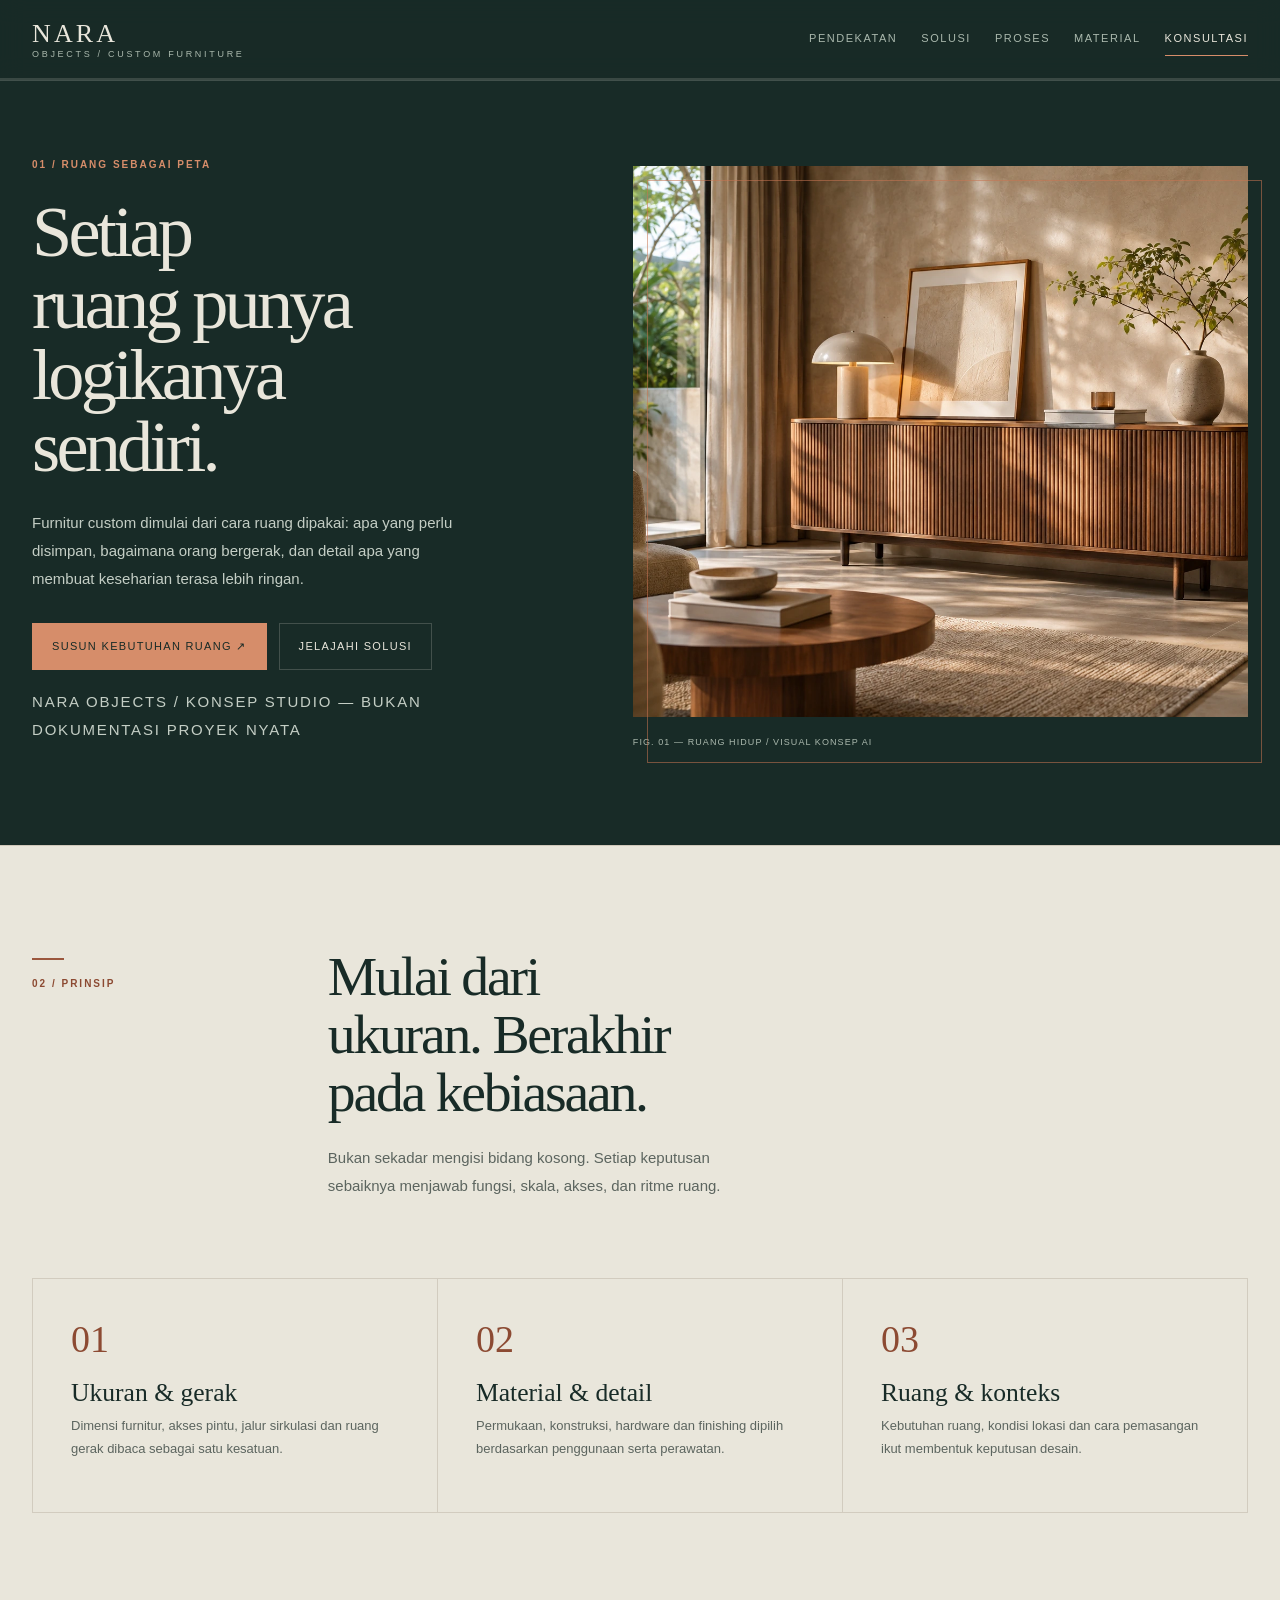
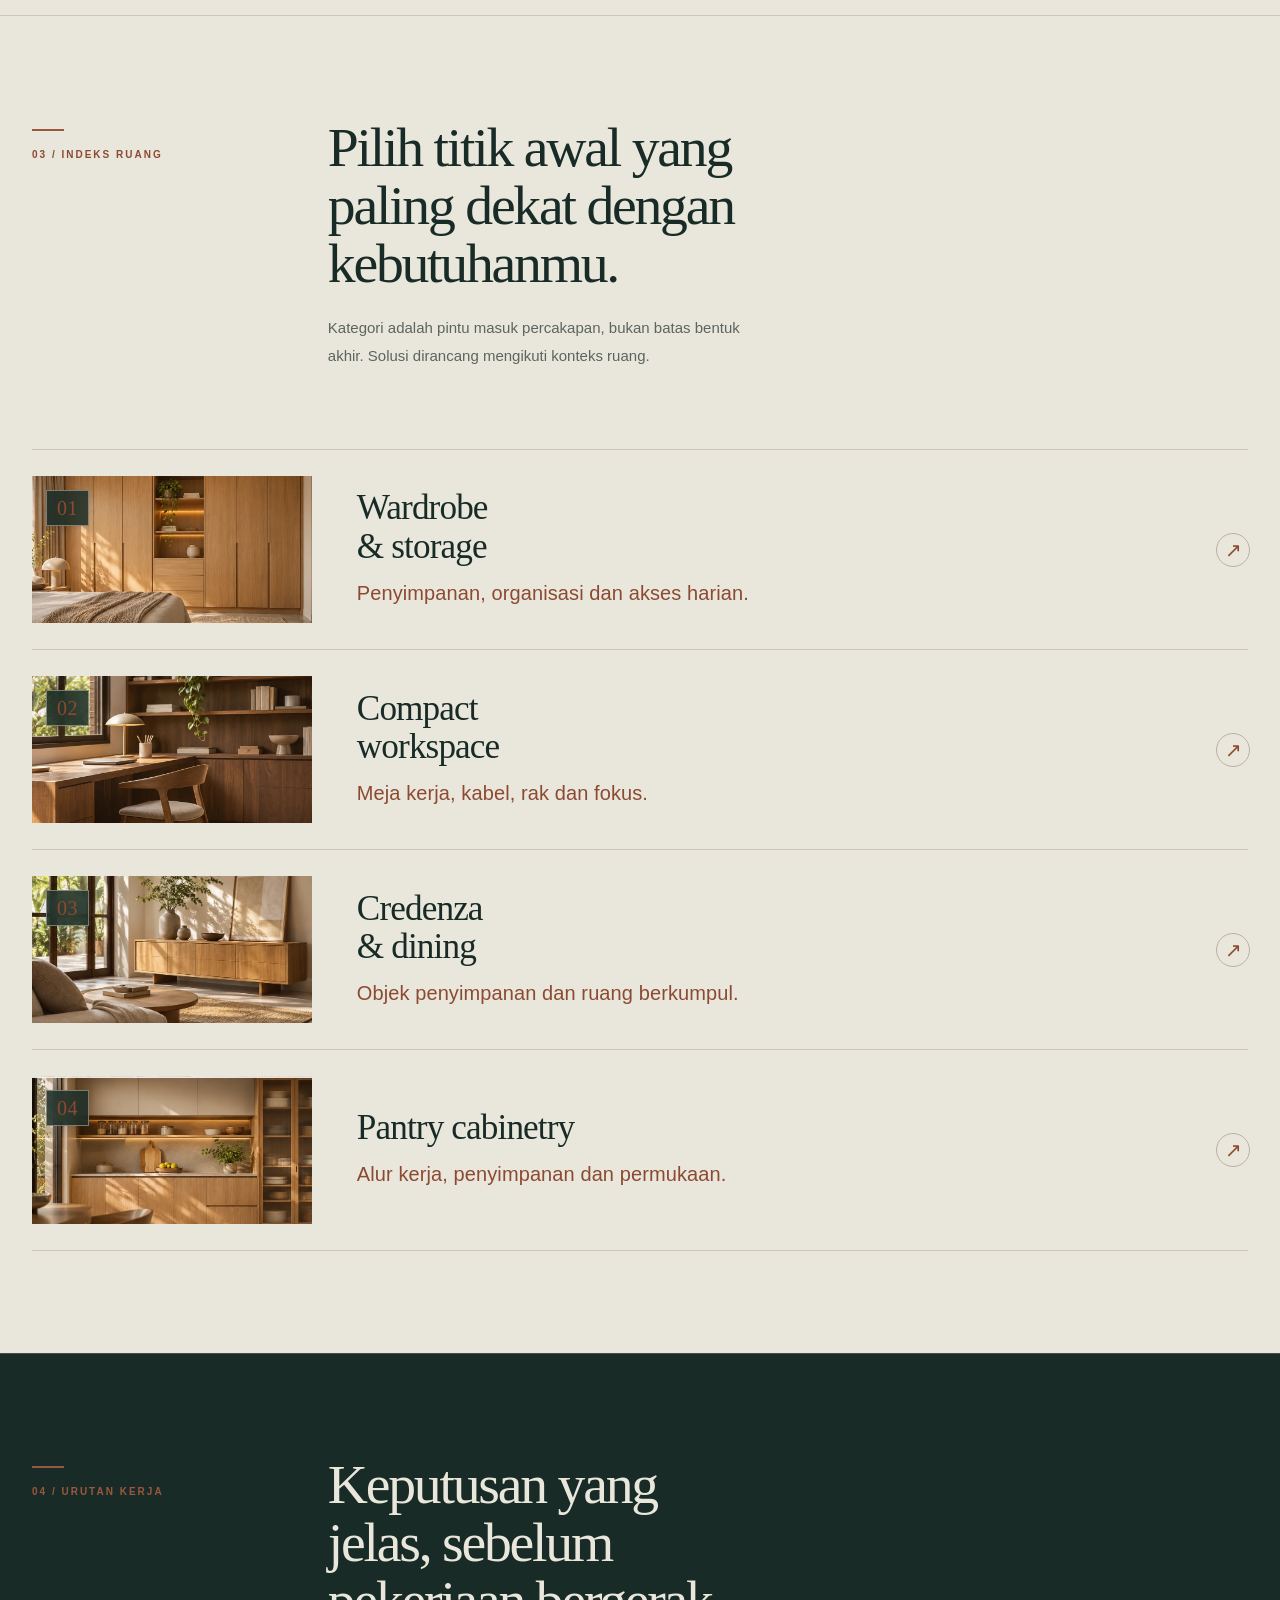
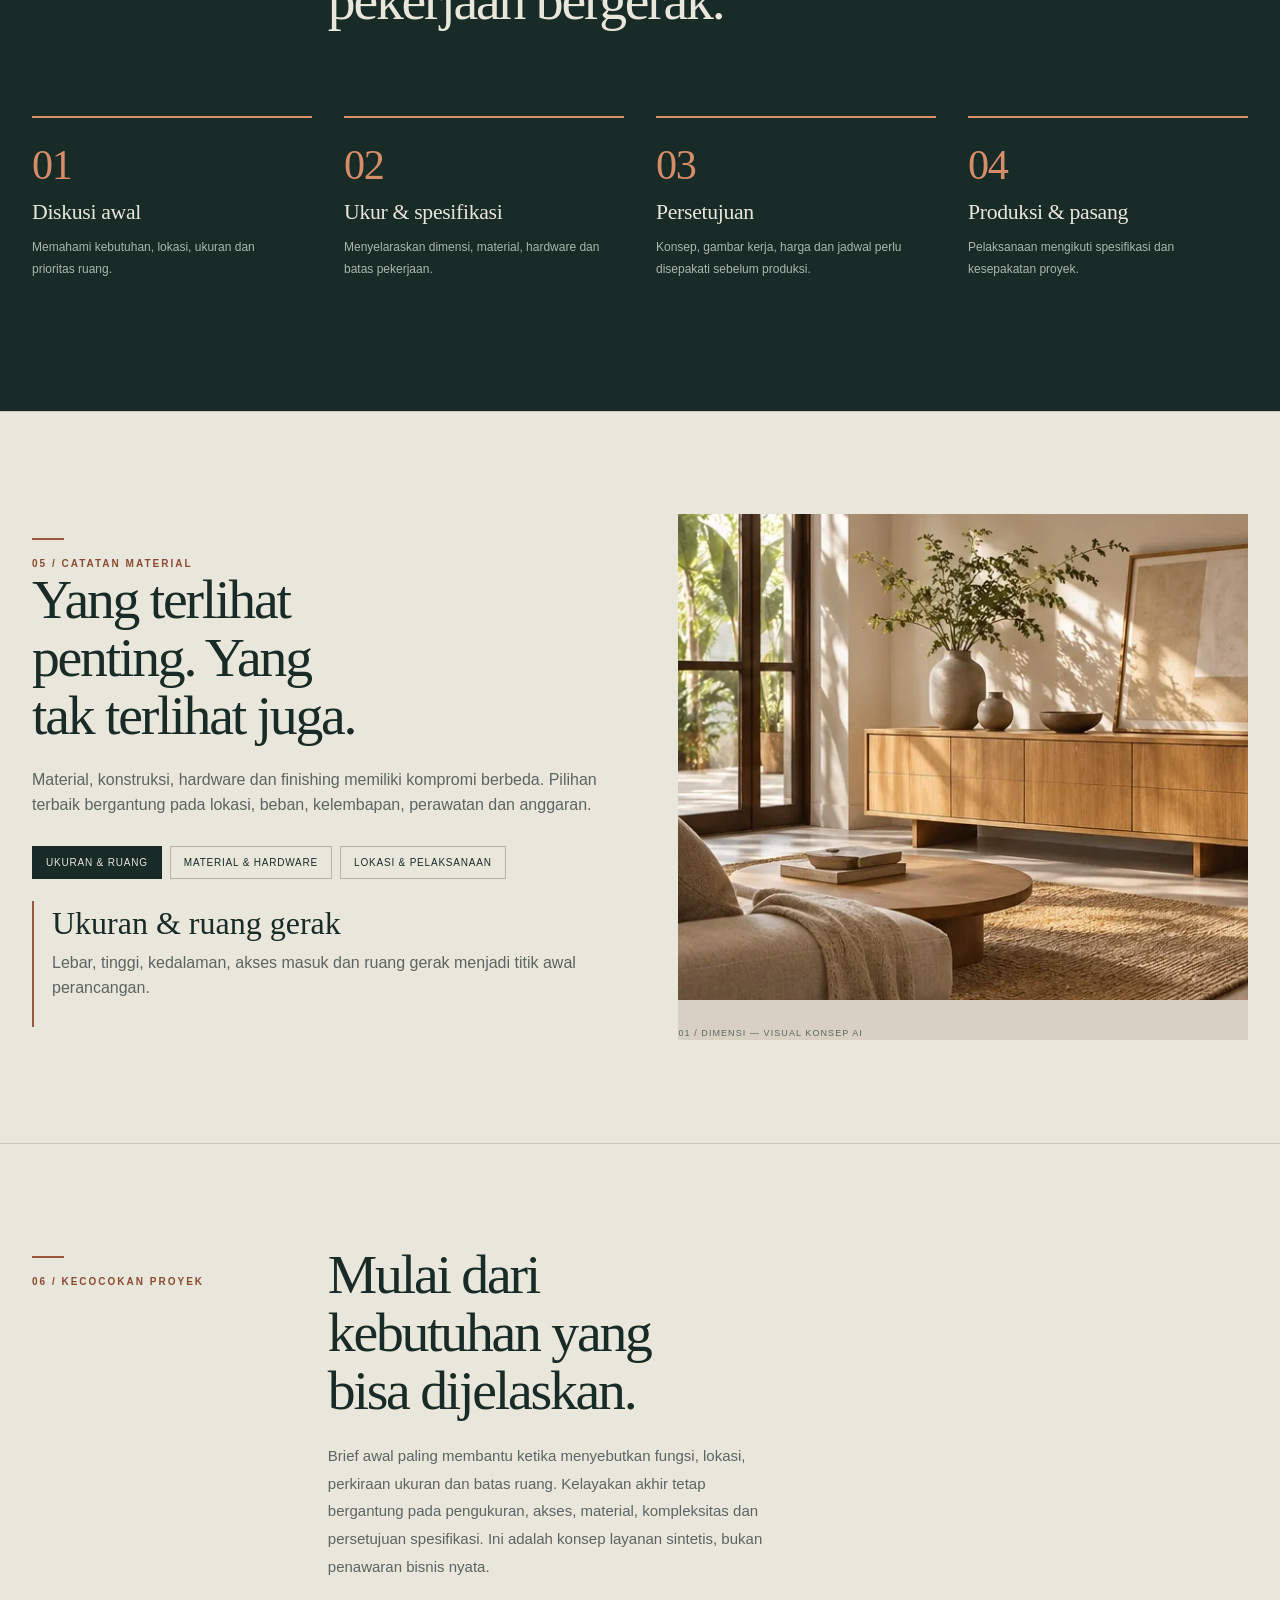
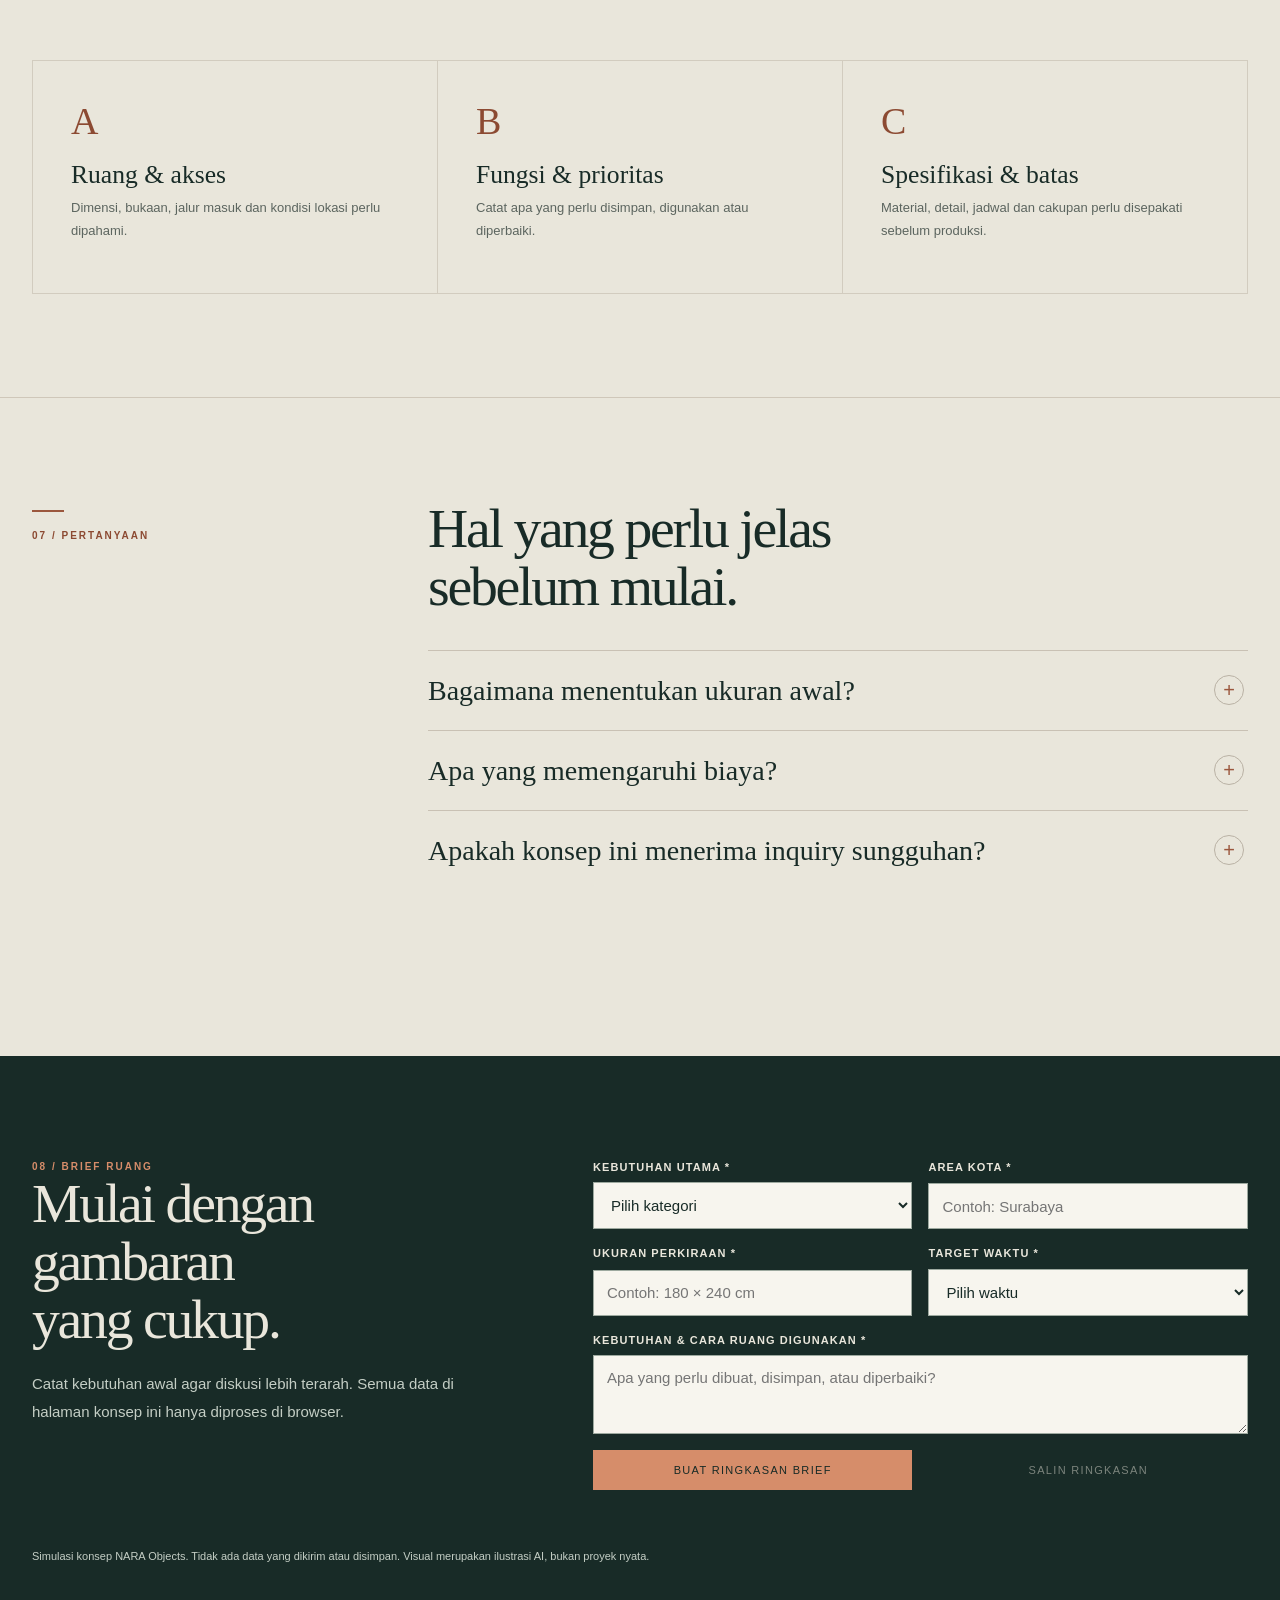
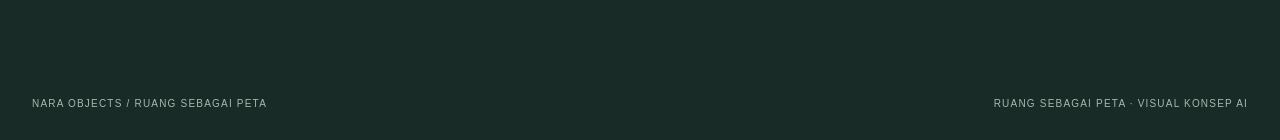
<file: index.html>
<!doctype html>
<html lang="id">
<head>
<meta charset="utf-8">
<meta name="viewport" content="width=device-width, initial-scale=1">
<meta name="ades-r2-candidate" content="NARA-R4 / Ruang sebagai Peta">
<meta name="ades-prd" content="NARA-PRD-v1.0">
<meta name="ades-research" content="NARA-RESEARCH-v1.0">
<title>NARA Objects — Furnitur yang dimulai dari ruang</title>
<link rel="stylesheet" href="styles.css">
</head>
<body>
<header class="top"><div class="wrap nav"><a class="brand" href="#home">NARA<small>OBJECTS / CUSTOM FURNITURE</small></a><button class="navbtn" id="navbtn" aria-expanded="false" aria-controls="navlinks">Menu</button><nav class="links" id="navlinks" aria-label="Navigasi utama"><a href="#approach">Pendekatan</a><a href="#solutions">Solusi</a><a href="#process">Proses</a><a href="#materials">Material</a><a href="#brief">Konsultasi</a></nav></div><div class="reading-progress" aria-hidden="true"><span id="progress"></span></div></header>
<main id="home">
<section class="wrap hero"><div><div class="eyebrow">01 / Ruang sebagai peta</div><h1>Setiap ruang punya logikanya sendiri.</h1><p>Furnitur custom dimulai dari cara ruang dipakai: apa yang perlu disimpan, bagaimana orang bergerak, dan detail apa yang membuat keseharian terasa lebih ringan.</p><div class="actions"><a class="btn" href="#brief">Susun kebutuhan ruang ↗</a><a class="btn ghost" href="#solutions">Jelajahi solusi</a></div><p class="caption">NARA OBJECTS / KONSEP STUDIO — BUKAN DOKUMENTASI PROYEK NYATA</p></div><figure class="herofigure"><img src="assets/hero.webp" alt="Visual konsep AI ruang hunian dengan cabinetry kayu; bukan proyek nyata NARA"><figcaption class="caption">FIG. 01 — RUANG HIDUP / VISUAL KONSEP AI</figcaption></figure></section>
<section class="section light" id="approach"><div class="wrap"><div class="sectionhead" data-reveal><div class="index">02 / Prinsip</div><div><h2>Mulai dari ukuran. Berakhir pada kebiasaan.</h2><p class="lede">Bukan sekadar mengisi bidang kosong. Setiap keputusan sebaiknya menjawab fungsi, skala, akses, dan ritme ruang.</p></div></div><div class="principles"><article data-reveal><b>01</b><h3>Ukuran & gerak</h3><p>Dimensi furnitur, akses pintu, jalur sirkulasi dan ruang gerak dibaca sebagai satu kesatuan.</p></article><article data-reveal><b>02</b><h3>Material & detail</h3><p>Permukaan, konstruksi, hardware dan finishing dipilih berdasarkan penggunaan serta perawatan.</p></article><article data-reveal><b>03</b><h3>Ruang & konteks</h3><p>Kebutuhan ruang, kondisi lokasi dan cara pemasangan ikut membentuk keputusan desain.</p></article></div></div></section>
<section class="section light" id="solutions"><div class="wrap"><div class="sectionhead" data-reveal><div class="index">03 / Indeks ruang</div><div><h2>Pilih titik awal yang paling dekat dengan kebutuhanmu.</h2><p class="lede">Kategori adalah pintu masuk percakapan, bukan batas bentuk akhir. Solusi dirancang mengikuti konteks ruang.</p></div></div><div class="categorylist"><a class="category" href="#brief" data-cat="Wardrobe & storage" data-reveal><span class="category-media"><img class="category-image" src="assets/wardrobe.webp" alt="Visual konsep AI wardrobe built-in; bukan proyek nyata NARA"><span class="category-num">01</span></span><span class="category-copy"><h3>Wardrobe & storage</h3><span class="category-description">Penyimpanan, organisasi dan akses harian.</span></span><span class="category-arrow" aria-hidden="true">↗</span></a><a class="category" href="#brief" data-cat="Compact workspace" data-reveal><span class="category-media"><img class="category-image" src="assets/workspace.webp" alt="Visual konsep AI compact workspace; bukan proyek nyata NARA"><span class="category-num">02</span></span><span class="category-copy"><h3>Compact workspace</h3><span class="category-description">Meja kerja, kabel, rak dan fokus.</span></span><span class="category-arrow" aria-hidden="true">↗</span></a><a class="category" href="#brief" data-cat="Credenza & dining" data-reveal><span class="category-media"><img class="category-image" src="assets/credenza.webp" alt="Visual konsep AI credenza dan dining; bukan proyek nyata NARA"><span class="category-num">03</span></span><span class="category-copy"><h3>Credenza & dining</h3><span class="category-description">Objek penyimpanan dan ruang berkumpul.</span></span><span class="category-arrow" aria-hidden="true">↗</span></a><a class="category" href="#brief" data-cat="Pantry cabinetry" data-reveal><span class="category-media"><img class="category-image" src="assets/pantry.webp" alt="Visual konsep AI pantry cabinetry; bukan proyek nyata NARA"><span class="category-num">04</span></span><span class="category-copy"><h3>Pantry cabinetry</h3><span class="category-description">Alur kerja, penyimpanan dan permukaan.</span></span><span class="category-arrow" aria-hidden="true">↗</span></a></div></div></section>
<section class="section" id="process"><div class="wrap"><div class="sectionhead" data-reveal><div class="index">04 / Urutan kerja</div><div><h2>Keputusan yang jelas, sebelum pekerjaan bergerak.</h2></div></div><div class="process"><article class="step" data-reveal><b>01</b><h3>Diskusi awal</h3><p>Memahami kebutuhan, lokasi, ukuran dan prioritas ruang.</p></article><article class="step" data-reveal><b>02</b><h3>Ukur & spesifikasi</h3><p>Menyelaraskan dimensi, material, hardware dan batas pekerjaan.</p></article><article class="step" data-reveal><b>03</b><h3>Persetujuan</h3><p>Konsep, gambar kerja, harga dan jadwal perlu disepakati sebelum produksi.</p></article><article class="step" data-reveal><b>04</b><h3>Produksi & pasang</h3><p>Pelaksanaan mengikuti spesifikasi dan kesepakatan proyek.</p></article></div></div></section>
<section class="section light" id="materials"><div class="wrap material" data-reveal><div><div class="index" data-reveal>05 / Catatan material</div><h2>Yang terlihat penting. Yang tak terlihat juga.</h2><p>Material, konstruksi, hardware dan finishing memiliki kompromi berbeda. Pilihan terbaik bergantung pada lokasi, beban, kelembapan, perawatan dan anggaran.</p><div class="material-tabs" role="group" aria-label="Pilih topik material"><button class="material-tab is-active" type="button" data-material="dimensions" aria-pressed="true">Ukuran & ruang</button><button class="material-tab" type="button" data-material="specification" aria-pressed="false">Material & hardware</button><button class="material-tab" type="button" data-material="execution" aria-pressed="false">Lokasi & pelaksanaan</button></div><div class="material-detail"><h3 id="materialTitle">Ukuran & ruang gerak</h3><p id="materialText">Lebar, tinggi, kedalaman, akses masuk dan ruang gerak menjadi titik awal perancangan.</p></div></div><figure><img id="materialImage" src="assets/credenza.webp" alt="Visual konsep AI credenza walnut; bukan proyek nyata NARA"><figcaption class="caption" id="materialLabel">01 / DIMENSI — VISUAL KONSEP AI</figcaption></figure></div></section>
<section class="section light" id="fit"><div class="wrap"><div class="sectionhead" data-reveal><div class="index">06 / Kecocokan proyek</div><div><h2>Mulai dari kebutuhan yang bisa dijelaskan.</h2><p class="lede">Brief awal paling membantu ketika menyebutkan fungsi, lokasi, perkiraan ukuran dan batas ruang. Kelayakan akhir tetap bergantung pada pengukuran, akses, material, kompleksitas dan persetujuan spesifikasi. Ini adalah konsep layanan sintetis, bukan penawaran bisnis nyata.</p></div></div><div class="principles"><article><b>A</b><h3>Ruang & akses</h3><p>Dimensi, bukaan, jalur masuk dan kondisi lokasi perlu dipahami.</p></article><article><b>B</b><h3>Fungsi & prioritas</h3><p>Catat apa yang perlu disimpan, digunakan atau diperbaiki.</p></article><article><b>C</b><h3>Spesifikasi & batas</h3><p>Material, detail, jadwal dan cakupan perlu disepakati sebelum produksi.</p></article></div></div></section><section class="section light" id="faq"><div class="wrap sectionhead"><div class="index">07 / Pertanyaan</div><div class="faq" data-reveal><h2>Hal yang perlu jelas sebelum mulai.</h2><div class="faq-item"><button class="faq-trigger" id="faq-trigger-1" type="button" aria-expanded="false" aria-controls="faq-panel-1"><span>Bagaimana menentukan ukuran awal?</span><span class="faq-icon" aria-hidden="true">+</span></button><div class="faq-panel" id="faq-panel-1" role="region" aria-labelledby="faq-trigger-1" aria-hidden="true" inert><div class="faq-panel-inner"><p>Mulai dari lebar, tinggi, kedalaman, posisi furnitur dan akses masuk. Ukuran awal membantu percakapan, bukan pengganti pengukuran final.</p></div></div></div><div class="faq-item"><button class="faq-trigger" id="faq-trigger-2" type="button" aria-expanded="false" aria-controls="faq-panel-2"><span>Apa yang memengaruhi biaya?</span><span class="faq-icon" aria-hidden="true">+</span></button><div class="faq-panel" id="faq-panel-2" role="region" aria-labelledby="faq-trigger-2" aria-hidden="true" inert><div class="faq-panel-inner"><p>Dimensi, material, hardware, finishing, detail custom, kondisi lokasi dan instalasi.</p></div></div></div><div class="faq-item"><button class="faq-trigger" id="faq-trigger-3" type="button" aria-expanded="false" aria-controls="faq-panel-3"><span>Apakah konsep ini menerima inquiry sungguhan?</span><span class="faq-icon" aria-hidden="true">+</span></button><div class="faq-panel" id="faq-panel-3" role="region" aria-labelledby="faq-trigger-3" aria-hidden="true" inert><div class="faq-panel-inner"><p>Tidak. Form di bawah hanya simulasi lokal untuk menyiapkan brief; data tidak dikirim atau disimpan.</p></div></div></div></div></div></section>
<section class="brief" id="brief"><div class="brief-inner" data-reveal><div class="wrap briefgrid"><div><div class="eyebrow">08 / Brief ruang</div><h2>Mulai dengan gambaran yang cukup.</h2><p>Catat kebutuhan awal agar diskusi lebih terarah. Semua data di halaman konsep ini hanya diproses di browser.</p></div><div class="form" id="briefForm" role="group" aria-label="Brief ruang"><div class="field"><label for="category">Kebutuhan utama *</label><select id="category" required><option value="">Pilih kategori</option><option>Wardrobe & storage</option><option>Compact workspace</option><option>Credenza & dining</option><option>Pantry cabinetry</option><option>Kebutuhan lain</option></select></div><div class="field"><label for="city">Area kota *</label><input id="city" required placeholder="Contoh: Surabaya"></div><div class="field"><label for="size">Ukuran perkiraan *</label><input id="size" required placeholder="Contoh: 180 × 240 cm"></div><div class="field"><label for="timeline">Target waktu *</label><select id="timeline" required><option value="">Pilih waktu</option><option>Dalam 1 bulan</option><option>1–3 bulan</option><option>Masih eksplorasi</option></select></div><div class="field full"><label for="notes">Kebutuhan & cara ruang digunakan *</label><textarea id="notes" rows="3" required placeholder="Apa yang perlu dibuat, disimpan, atau diperbaiki?"></textarea></div><button class="btn" type="button" id="generate">Buat ringkasan brief</button><button class="btn ghost" type="button" id="copy" disabled>Salin ringkasan</button><output class="status" id="status" aria-live="polite"></output><pre class="summary" id="summary" tabindex="-1" hidden></pre></div></div></div><div class="wrap disclosure">Simulasi konsep NARA Objects. Tidak ada data yang dikirim atau disimpan. Visual merupakan ilustrasi AI, bukan proyek nyata.</div></section>
</main><footer class="wrap footer"><span>NARA OBJECTS / RUANG SEBAGAI PETA</span><span>RUANG SEBAGAI PETA · VISUAL KONSEP AI</span></footer>
<script src="script.js" defer></script></body></html>
</file>
<file: styles.css>
:root{--ink:#182b27;--paper:#e9e6db;--muted:#aab8ad;--clay:#d68d6a;--line:rgba(233,230,219,.2);--serif:Georgia,"Times New Roman",serif;--sans:Arial,Helvetica,sans-serif}
*{box-sizing:border-box}html{scroll-behavior:smooth;scroll-padding-top:84px}body{margin:0;background:var(--ink);color:var(--paper);font-family:var(--sans);line-height:1.6}a{color:inherit}a:focus-visible,button:focus-visible,input:focus-visible,select:focus-visible,textarea:focus-visible{outline:3px solid var(--clay);outline-offset:4px}.wrap{width:min(1240px,calc(100% - 64px));margin:auto}.top{position:sticky;top:0;z-index:5;background:rgba(24,43,39,.96);border-bottom:1px solid var(--line);backdrop-filter:blur(12px)}.nav{min-height:78px;display:flex;align-items:center;justify-content:space-between;gap:24px}.brand{font:26px var(--serif);letter-spacing:.12em;text-decoration:none}.brand small{display:block;font:9px var(--sans);letter-spacing:.3em;color:var(--muted)}.links{display:flex;gap:24px;align-items:center;font-size:11px;letter-spacing:.14em;text-transform:uppercase}.links a{text-decoration:none;color:var(--muted)}.links a:hover{color:white}.navbtn{display:none;background:none;border:1px solid var(--muted);color:var(--paper);padding:10px 12px}.hero{min-height:680px;display:grid;grid-template-columns:1fr 1.1fr;align-items:center;gap:48px;padding:76px 0 86px}.eyebrow,.index{font-size:10px;letter-spacing:.22em;text-transform:uppercase;color:var(--clay)}h1,h2,h3,p{margin-top:0}h1{font:clamp(54px,7vw,104px)/.98 var(--serif);font-weight:400;letter-spacing:-.045em;margin:28px 0}.hero p{max-width:480px;color:#c4cec5;font-size:17px}.actions{display:flex;gap:12px;flex-wrap:wrap;margin-top:30px}.btn{display:inline-block;padding:14px 19px;background:var(--clay);color:#172a26;text-decoration:none;font-size:11px;letter-spacing:.12em;text-transform:uppercase;border:1px solid var(--clay)}.btn.ghost{background:transparent;color:var(--paper);border-color:var(--line)}.herofigure{margin:0;position:relative}.herofigure img{display:block;width:100%;height:560px;object-fit:cover}.herofigure:after{content:"";position:absolute;inset:14px -14px -14px 14px;border:1px solid rgba(200,117,83,.55);pointer-events:none}.caption{font-size:9px;letter-spacing:.12em;color:var(--muted);margin-top:18px}.section{padding:104px 0;border-top:1px solid var(--line)}.section.light{background:var(--paper);color:var(--ink);border-color:#cfc7b9}.section.light .lede,.section.light .principles p,.section.light .category p,.section.light .faq p,.section.light .material p{color:#5c655f}.section.light .principles{background:#cfc7b9;border-color:#cfc7b9}.section.light .principles article{background:var(--paper)}.section.light .categorylist,.section.light .category,.section.light .faq details{border-color:#cfc7b9}.section.light .caption{color:#5c655f}.section.light .index,.section.light .principles b,.section.light .category .num,.section.light .category span:last-child{color:#8c4a32}.section.light a:focus-visible,.section.light button:focus-visible{outline-color:#8c4a32}.section.light .category .num{color:var(--clay)}.sectionhead{display:grid;grid-template-columns:.5fr 1.5fr;gap:32px;margin-bottom:48px}.section h2{font:clamp(38px,5vw,68px)/1.05 var(--serif);font-weight:400;max-width:780px}.lede{max-width:620px;color:#c0c9c0}.principles{display:grid;grid-template-columns:repeat(3,1fr);gap:1px;background:var(--line);border:1px solid var(--line)}.principles article{background:var(--ink);padding:28px}.principles b{font:32px var(--serif);color:var(--clay);font-weight:400}.principles h3{font:24px var(--serif);font-weight:400;margin:18px 0 8px}.principles p{color:var(--muted);font-size:13px}.categorylist{border-top:1px solid var(--line)}.category{display:grid;grid-template-columns:70px 124px 1fr 1fr auto;align-items:center;gap:24px;padding:22px 0;border-bottom:1px solid var(--line);text-decoration:none}.category-image{display:block;width:124px;height:88px;object-fit:cover}.category .num{font:22px var(--serif);color:var(--clay)}.category h3{font:clamp(24px,3vw,40px) var(--serif);font-weight:400;margin:0}.category p{color:var(--muted);font-size:12px;margin:0}.category span:last-child{font-size:20px;color:var(--clay)}.process{display:grid;grid-template-columns:repeat(4,1fr);gap:18px}.step{border-top:2px solid var(--clay);padding-top:18px}.step b{font:38px var(--serif);font-weight:400}.step h3{font:22px var(--serif);font-weight:400;margin:12px 0}.step p{font-size:13px;color:var(--muted)}.material{display:grid;grid-template-columns:1fr 1fr;gap:48px;align-items:center}.material img{width:100%;height:420px;object-fit:cover}.material h2{font:clamp(40px,5vw,68px) var(--serif);font-weight:400}.material p{color:var(--muted)}.notes{display:flex;gap:10px;flex-wrap:wrap;margin-top:24px}.notes span{border:1px solid var(--line);padding:8px 12px;font-size:10px;letter-spacing:.12em;text-transform:uppercase}.faq{max-width:800px;margin-left:auto}.faq details{border-top:1px solid var(--line);padding:18px 0}.faq summary{cursor:pointer;font:23px var(--serif)}.faq p{color:var(--muted);margin:12px 0 0}.brief{background:var(--ink);color:var(--paper);padding:82px 0}.brief p{color:#c4cec5}.briefgrid{display:grid;grid-template-columns:.8fr 1.2fr;gap:48px}.brief h2{font:clamp(40px,5vw,68px) var(--serif);font-weight:400}.brief p{color:#52635b}.form{display:grid;grid-template-columns:1fr 1fr;gap:16px}.field{display:grid;gap:6px}.field.full{grid-column:1/-1}.field label{font-size:11px;letter-spacing:.08em;text-transform:uppercase}.field input,.field select,.field textarea{width:100%;padding:13px;border:1px solid #9da99f;background:#f7f5ee;color:var(--ink);font:15px var(--sans)}.field label{color:var(--paper)}.material-tabs{display:flex;gap:8px;flex-wrap:wrap;margin:22px 0 18px}.material-tab{background:transparent;color:var(--ink);border:1px solid #b9b2a6;padding:10px 13px;font:10px var(--sans);letter-spacing:.08em;text-transform:uppercase;cursor:pointer}.material-tab.is-active{background:var(--ink);color:var(--paper);border-color:var(--ink)}.material-detail{min-height:138px}.material-detail h3{font:25px var(--serif);font-weight:400;margin:0 0 8px}.reading-progress{height:2px;background:rgba(233,230,219,.16)}.reading-progress span{display:block;height:100%;width:0;background:var(--clay);transition:width .12s linear}.summary{grid-column:1/-1;white-space:pre-wrap;background:#f7f5ee;border:1px solid #9da99f;padding:14px;font:13px/1.6 var(--sans);color:var(--ink)}.form button{border:0;cursor:pointer}.status{grid-column:1/-1;min-height:26px;font-size:13px;color:#315447}.brief .status,.brief .disclosure{color:#c4cec5}.summary{grid-column:1/-1;white-space:pre-wrap;background:#f7f5ee;border:1px solid #9da99f;padding:14px;font:13px/1.6 var(--sans);color:var(--ink)}.disclosure{font-size:11px;color:#617168;margin-top:16px}.footer{padding:28px 0;color:var(--muted);font-size:10px;letter-spacing:.12em;display:flex;justify-content:space-between;gap:18px}
@media(max-width:800px){.wrap{width:min(100% - 36px,620px)}.nav{min-height:68px}.navbtn{display:block}.links{display:none;position:absolute;top:68px;left:0;right:0;background:var(--ink);padding:18px 24px 24px;flex-direction:column;align-items:flex-start;border-bottom:1px solid var(--line)}.links.open{display:flex}.hero{grid-template-columns:1fr;gap:38px;padding:55px 0 76px}.herofigure{order:-1}.herofigure img{height:340px}.section{padding:76px 0}.sectionhead,.briefgrid,.material{grid-template-columns:1fr;gap:18px}.principles{grid-template-columns:1fr}.category{grid-template-columns:38px 72px 1fr auto;gap:12px}.category-image{width:72px;height:68px}.category p{grid-column:3}.process{grid-template-columns:1fr 1fr}.material img{height:310px}.faq{margin:0}.brief{padding:62px 0}.footer{flex-direction:column}}
@media(max-width:480px){h1{font-size:52px}.form{grid-template-columns:1fr}.field.full{grid-column:auto}.process{grid-template-columns:1fr}.category h3{font-size:25px}}
@media(prefers-reduced-motion:reduce){html{scroll-behavior:auto}*,*::before,*::after{animation-duration:.01ms!important;transition-duration:.01ms!important}}

/* FAQ intrinsic sizing guard: prevent an expanded disclosure from widening its grid track. */
.sectionhead > *, .faq, .faq details, .faq summary, .faq p { min-width: 0; max-width: 100%; }
.faq { width: 100%; }
.faq summary, .faq p { overflow-wrap: anywhere; }


/* R5 — clearer editorial hierarchy, stronger room index, and restrained interaction. */
:root{--clay-deep:#9b573d;--paper-edge:#d2ccbf;--ease-out:cubic-bezier(.2,.7,.2,1)}
::selection{background:var(--clay);color:var(--ink)}
h1,h2,h3{ text-wrap:balance }
h1{max-width:10ch;font-size:clamp(3.6rem,6.4vw,6.7rem);line-height:.94;letter-spacing:-.055em;margin:24px 0 26px}
.hero{grid-template-columns:minmax(0,.92fr) minmax(0,1.08fr);gap:clamp(36px,6vw,88px);min-height:720px}
.hero>div:first-child{max-width:540px}
.hero .eyebrow,.section .index,.brief .eyebrow{font-size:10px;font-weight:700;letter-spacing:.2em}
.hero p{max-width:450px;line-height:1.75}
.herofigure img{height:clamp(440px,43vw,610px)}
.actions .btn{transition:transform .25s var(--ease-out),background .25s,border-color .25s,box-shadow .25s}
.actions .btn:hover{transform:translateY(-3px);box-shadow:0 10px 26px rgba(0,0,0,.16)}
.actions .btn.ghost:hover{background:rgba(233,230,219,.1);border-color:var(--clay)}
.section{padding:clamp(82px,8vw,124px) 0}
.sectionhead{grid-template-columns:minmax(120px,.42fr) minmax(0,1.58fr);gap:clamp(24px,4vw,64px);align-items:start;margin-bottom:clamp(36px,5vw,64px)}
.section .index{position:relative;padding-top:10px;color:var(--clay-deep);line-height:1.5}
.section .index:before{content:"";display:block;width:32px;height:2px;background:var(--clay-deep);margin-bottom:16px}
.section h2,.material h2,.brief h2{font-size:clamp(2.7rem,5.1vw,5rem);line-height:.99;letter-spacing:-.045em;max-width:13ch;margin-bottom:22px}
.lede{font-size:clamp(15px,1.3vw,18px);line-height:1.75;max-width:56ch}
.section.light .principles{gap:1px;background:var(--paper-edge);border-color:var(--paper-edge)}
.section.light .principles article{padding:clamp(24px,3vw,38px);transition:transform .35s var(--ease-out),background .3s}
.section.light .principles article:hover{background:#f1eee5;transform:translateY(-4px)}
.principles b{font-size:38px}
.principles h3{font-size:clamp(22px,2vw,28px);line-height:1.1}
.principles p,.step p{line-height:1.75}
.categorylist{border-top:1px solid #c9c1b4}
.category{grid-template-columns:minmax(190px,280px) minmax(0,1fr) 32px;gap:clamp(22px,3.5vw,52px);padding:24px 0;min-width:0;transition:background .3s,padding .3s}
.category:hover{background:rgba(24,43,39,.035);padding-left:12px;padding-right:12px}
.category-media{position:relative;display:block;overflow:hidden;width:100%;height:clamp(138px,13vw,188px);background:#d7d0c3}
.category-image{width:100%;height:100%;object-fit:cover;transition:transform .7s var(--ease-out),filter .5s}
.category:hover .category-image{transform:scale(1.045);filter:saturate(1.04)}
.category-num{position:absolute;left:14px;top:14px;display:grid;place-items:center;min-width:42px;height:42px;padding:0 10px;background:rgba(24,43,39,.88);border:1px solid rgba(233,230,219,.42);color:#f4f0e6;font:20px/1 var(--serif);letter-spacing:.02em;box-shadow:0 3px 12px rgba(0,0,0,.12);backdrop-filter:blur(8px)}
.category-copy{display:grid;gap:10px;min-width:0}
.category h3{font-size:clamp(28px,3.5vw,48px);line-height:1.02;letter-spacing:-.035em;max-width:14ch}
.category-description{color:#5c655f;font-size:14px;line-height:1.65;max-width:38ch}
.category-arrow{display:grid;place-items:center;align-self:center;width:34px;height:34px;border:1px solid #b9b1a4;border-radius:50%;font-size:17px;color:var(--clay-deep);transition:transform .3s,background .3s,color .3s}
.category:hover .category-arrow{transform:translate(3px,-3px);background:var(--ink);color:var(--paper)}
.process{gap:clamp(16px,2.5vw,32px)}
.step{padding:22px 16px 12px 0;transition:transform .35s var(--ease-out),border-color .3s}
.step:hover{transform:translateY(-5px);border-color:var(--paper)}
.step b{font-size:clamp(38px,4vw,54px);color:var(--clay)}
.step h3{font-size:clamp(20px,2vw,27px);line-height:1.1}
.material{gap:clamp(34px,6vw,84px)}
.material>div:first-child{max-width:590px}
.material img{height:clamp(360px,38vw,500px);object-fit:cover;transition:transform .6s var(--ease-out),opacity .35s}
.material figure{overflow:hidden;margin:0}
.material figure:hover img{transform:scale(1.025)}
.material-tabs{gap:8px;margin:28px 0 22px}
.material-tab{transition:background .22s,color .22s,border-color .22s,transform .22s}
.material-tab:hover{transform:translateY(-2px);border-color:var(--ink)}
.material-detail{border-left:2px solid var(--clay-deep);padding:4px 0 4px 18px;min-height:126px}
.material-detail h3{font-size:clamp(24px,2.5vw,32px)}
.faq{max-width:820px}
.faq h2{margin-bottom:34px}
.faq details{padding:22px 0;border-color:#c9c1b4}
.faq summary{position:relative;display:block;padding:0 42px 0 0;font-size:clamp(21px,2.2vw,28px);line-height:1.25;list-style:none}
.faq summary::-webkit-details-marker{display:none}
.faq summary:after{content:"+";position:absolute;right:4px;top:50%;transform:translateY(-50%);display:grid;place-items:center;width:28px;height:28px;border:1px solid #b9b1a4;border-radius:50%;font:20px/1 var(--sans);color:var(--clay-deep);transition:transform .25s,background .25s,color .25s}
.faq details[open] summary:after{content:"−";transform:translateY(-50%) rotate(180deg);background:var(--ink);color:var(--paper)}
.faq p{max-width:62ch;line-height:1.75;overflow-wrap:anywhere}
.brief{padding:clamp(72px,8vw,112px) 0}
.briefgrid{grid-template-columns:minmax(0,.85fr) minmax(0,1.15fr);gap:clamp(30px,6vw,84px);align-items:start}
.brief h2{max-width:10ch}
.briefgrid>div:first-child>p{max-width:38ch;line-height:1.8}
.field label{font-weight:700;letter-spacing:.1em}
.field input,.field select,.field textarea{border-radius:0;transition:border-color .2s,box-shadow .2s}
.field input:focus,.field select:focus,.field textarea:focus{border-color:var(--clay-deep);box-shadow:0 0 0 3px rgba(214,141,106,.2)}
.form .btn{transition:transform .25s,background .25s,box-shadow .25s}
.form .btn:not(:disabled):hover{transform:translateY(-2px);box-shadow:0 8px 20px rgba(0,0,0,.18)}
.form .btn:disabled{opacity:.48;cursor:not-allowed}
.navbtn,.links a{transition:color .2s,background .2s,border-color .2s}
.links a[aria-current="location"]{color:var(--paper);position:relative}
.links a[aria-current="location"]:after{content:"";position:absolute;left:0;right:0;bottom:-8px;height:1px;background:var(--clay)}
/* Progressive reveal is enabled only when the observer is available; content stays visible otherwise. */
.motion-ready [data-reveal]{opacity:0;transform:translate3d(0,18px,0);transition:opacity .65s var(--ease-out),transform .65s var(--ease-out);transition-delay:var(--reveal-delay,0ms)}
.motion-ready [data-reveal].is-visible{opacity:1;transform:translate3d(0,0,0)}
.hero>div:first-child{animation:hero-enter .8s var(--ease-out) both}
.herofigure{animation:hero-enter .95s var(--ease-out) .12s both}
@keyframes hero-enter{from{opacity:0;transform:translateY(12px)}to{opacity:1;transform:translateY(0)}}
@media(max-width:900px){
 .wrap{width:min(100% - 48px,760px)}
 .hero{grid-template-columns:minmax(0,.9fr) minmax(0,1.1fr);gap:28px;min-height:600px}
 .herofigure img{height:440px}
 .sectionhead{grid-template-columns:120px minmax(0,1fr);gap:24px}
 .category{grid-template-columns:minmax(160px,240px) minmax(0,1fr) 30px;gap:22px}
 .category-media{height:148px}
 .category h3{font-size:clamp(25px,3.5vw,38px)}
 .briefgrid{grid-template-columns:.8fr 1.2fr}
}
@media(max-width:700px){
 .wrap{width:min(100% - 36px,620px)}
 .hero{grid-template-columns:1fr;min-height:0;padding:34px 0 68px;gap:30px}
 .hero>div:first-child{order:2}
 .herofigure{order:1}
 .herofigure img{height:clamp(250px,64vw,380px)}
 h1{font-size:clamp(3.4rem,12vw,5rem);max-width:10ch;margin:18px 0 20px}
 .hero p{font-size:16px}
 .section{padding:76px 0}
 .sectionhead{grid-template-columns:1fr;gap:16px;margin-bottom:32px}
 .section .index{padding-top:0}
 .section .index:before{margin-bottom:9px}
 .section h2,.material h2,.brief h2{font-size:clamp(2.55rem,9vw,4rem);max-width:13ch}
 .lede{font-size:15px}
 .principles{grid-template-columns:1fr}
 .category{grid-template-columns: minmax(112px,.72fr) minmax(0,1.28fr) 26px;gap:14px;padding:18px 0}
 .category:hover{padding-left:6px;padding-right:6px}
 .category-media{height:116px}
 .category-num{left:8px;top:8px;min-width:34px;height:34px;font-size:17px}
 .category-copy{gap:7px}
 .category h3{font-size:clamp(20px,5.4vw,28px);line-height:1.05}
 .category-description{font-size:12px;line-height:1.45}
 .category-arrow{width:28px;height:28px;font-size:14px}
 .process{grid-template-columns:1fr 1fr}
 .material{grid-template-columns:1fr;gap:28px}
 .material img{height:clamp(260px,72vw,360px)}
 .material-tabs{gap:7px}
 .material-tab{font-size:9px;padding:10px}
 .faq{margin:0}
 .brief{padding:68px 0}
 .briefgrid{grid-template-columns:1fr;gap:28px}
 .brief h2{max-width:12ch}
 .footer{flex-direction:column}
}
@media(max-width:390px){
 .category{grid-template-columns:96px minmax(0,1fr) 24px;gap:11px}
 .category-media{height:104px}
 .category h3{font-size:20px}
 .category-description{font-size:11px}
 .process{grid-template-columns:1fr}
 .form{grid-template-columns:1fr}
 .field.full{grid-column:auto}
 .links{gap:16px}
}
@media(prefers-reduced-motion:reduce){
 html{scroll-behavior:auto}
 *,*::before,*::after{animation:none!important;transition:none!important;scroll-behavior:auto!important}
 .motion-ready [data-reveal]{opacity:1!important;transform:none!important}
}

@media(max-width:800px){
 .links{display:flex;visibility:hidden;opacity:0;pointer-events:none;transform:translateY(-8px);max-height:0;overflow:hidden;transition:opacity .22s,transform .22s,max-height .28s,visibility .22s}
 .links.open{visibility:visible;opacity:1;pointer-events:auto;transform:translateY(0);max-height:360px}
}
.brief p,.briefgrid>div:first-child>p{color:#c4cec5;line-height:1.8}
.category:focus-visible{outline:3px solid var(--clay-deep);outline-offset:4px}
.category:focus-visible .category-num{background:#101f1c}


/* R5.1 — quieter editorial typography and consistently paced interactions. */
:root{--ease-silk:cubic-bezier(.22,.61,.36,1)}
/* Reduce oversized display type; use measure, rhythm and small metadata for hierarchy. */
h1{font-size:clamp(3.25rem,5.65vw,5.8rem);line-height:.99;letter-spacing:-.052em;max-width:11ch}
.section h2,.material h2,.brief h2{font-size:clamp(2.35rem,4.35vw,4.15rem);line-height:1.04;letter-spacing:-.04em;max-width:15ch}
.hero p,.lede,.briefgrid>div:first-child>p{font-size:15px;line-height:1.85;max-width:54ch}
.category{transition:background .55s var(--ease-silk);padding-top:26px;padding-bottom:26px}
.category:hover{padding-left:0;padding-right:0;background:rgba(24,43,39,.025)}
.category-media{height:clamp(132px,11.5vw,168px)}
.category-image{transition:transform .9s var(--ease-silk),filter .7s var(--ease-silk)}
.category:hover .category-image{transform:scale(1.025);filter:saturate(1.02)}
.category h3{font-size:clamp(25px,2.75vw,38px);line-height:1.08;letter-spacing:-.025em}
.category-description{font-size:13px;letter-spacing:.005em;line-height:1.7}
.category-num{min-width:36px;height:36px;font-size:17px;background:rgba(24,43,39,.82);box-shadow:0 2px 8px rgba(0,0,0,.1)}
.category-arrow{transition:transform .55s var(--ease-silk),background .4s,color .4s}
.category:hover .category-arrow{transform:translate(2px,-2px)}
.step{transition:transform .55s var(--ease-silk),border-color .4s,padding .4s}
.step:hover{transform:translateY(-3px);border-color:var(--clay)}
.step b{font-size:clamp(34px,3.3vw,46px);letter-spacing:-.035em}
.step h3{font-size:clamp(19px,1.7vw,23px);letter-spacing:-.015em}
.step p{font-size:12px;line-height:1.8}
.material figure{background:#d7d0c3}
.material img{opacity:1;transform:scale(1);transition:opacity .32s var(--ease-silk),transform .8s var(--ease-silk),filter .5s}
.material img.is-changing{opacity:0;transform:scale(1.012);filter:blur(2px)}
.material-detail h3,.material-detail p,.material-label{transition:opacity .25s var(--ease-silk)}
.material-detail.is-changing h3,.material-detail.is-changing p{opacity:.35}
.material-tab{transition:background .35s var(--ease-silk),color .35s var(--ease-silk),border-color .35s,transform .35s}
.material-tab:hover{transform:translateY(-1px)}
.faq details{padding:0;border-color:#c9c1b4}
.faq summary{padding:22px 42px 22px 0;transition:color .3s var(--ease-silk)}
.faq summary:hover{color:#8c4a32}
.faq-answer{display:grid;grid-template-rows:0fr;opacity:0;transition:grid-template-rows .48s var(--ease-silk),opacity .35s var(--ease-silk)}
.faq-answer p{overflow:hidden;min-height:0;margin:0;padding:0 42px 0 0;transition:padding .48s var(--ease-silk)}
.faq details[open] .faq-answer{grid-template-rows:1fr;opacity:1}
.faq details[open] .faq-answer p{padding:0 42px 22px 0}
.faq summary:after{transition:transform .4s var(--ease-silk),background .35s,color .35s}
@media(max-width:700px){
 h1{font-size:clamp(3rem,10.5vw,4.4rem)}
 .section h2,.material h2,.brief h2{font-size:clamp(2.25rem,7.7vw,3.35rem)}
 .category{padding-top:17px;padding-bottom:17px}
 .category-media{height:110px}
 .category h3{font-size:clamp(19px,4.8vw,25px)}
 .category-description{font-size:11px;line-height:1.55}
 .step b{font-size:36px}
}
@media(max-width:390px){
 .category-media{height:98px}
 .category h3{font-size:19px}
}
@media(prefers-reduced-motion:reduce){
 .faq-answer,.faq-answer p{transition:none!important}
}


/* R5.3 — make process feedback perceptible across pointer, focus and touch states. */
.step{position:relative;transition:transform .35s var(--ease-out),border-color .3s,color .3s}
.step:after{content:"";display:block;width:0;height:2px;background:var(--clay);margin-top:14px;transition:width .35s var(--ease-out)}
.step:hover,.step:focus-within{transform:translateY(-5px);border-color:var(--paper)}
.step:hover:after,.step:focus-within:after{width:42px}
.step:active{transform:translateY(-2px)}
.step b{transition:color .3s var(--ease-out),transform .35s var(--ease-out);display:inline-block}
.step:hover b,.step:focus-within b{color:var(--paper);transform:translateY(-2px)}
.faq-answer{min-height:0;overflow:hidden}
.faq-answer>p{min-height:0;overflow:hidden}
.faq details[open] .faq-answer{min-height:0}
@media(prefers-reduced-motion:reduce){
 .step,.step b{transform:none!important;transition:none!important}
 .step:after{transition:none!important}
}
/* R5.4 — dedicated button-driven accordion; open and close share the same transition. */
.faq-item{border-top:1px solid #c9c1b4}
.faq-trigger{width:100%;display:flex;align-items:center;justify-content:space-between;gap:24px;padding:22px 4px 22px 0;border:0;background:transparent;color:var(--ink);text-align:left;cursor:pointer;font:clamp(21px,2.2vw,28px)/1.25 var(--serif);transition:color .28s var(--ease-silk)}
.faq-trigger:hover{color:#8c4a32}
.faq-trigger>span:first-child{min-width:0}
.faq-icon{flex:0 0 30px;width:30px;height:30px;display:grid;place-items:center;border:1px solid #b9b1a4;border-radius:50%;font:20px/1 var(--sans);color:var(--clay-deep);transition:transform .42s var(--ease-silk),background .32s,color .32s,border-color .32s}
.faq-item.is-open .faq-icon{transform:rotate(180deg);background:var(--ink);color:var(--paper);border-color:var(--ink)}
.faq-panel{display:grid;grid-template-rows:0fr;opacity:0;visibility:hidden;transition:grid-template-rows .48s var(--ease-silk),opacity .32s var(--ease-silk),visibility .48s}
.faq-panel-inner{min-height:0;overflow:hidden}
.faq-panel-inner p{max-width:62ch;margin:0;padding:0 46px 22px 0;color:#5c655f;line-height:1.75;overflow-wrap:anywhere}
.faq-item.is-open .faq-panel{grid-template-rows:1fr;opacity:1;visibility:visible}
@media(prefers-reduced-motion:reduce){
 .faq-trigger,.faq-icon,.faq-panel{transition:none!important}
}
</file>
